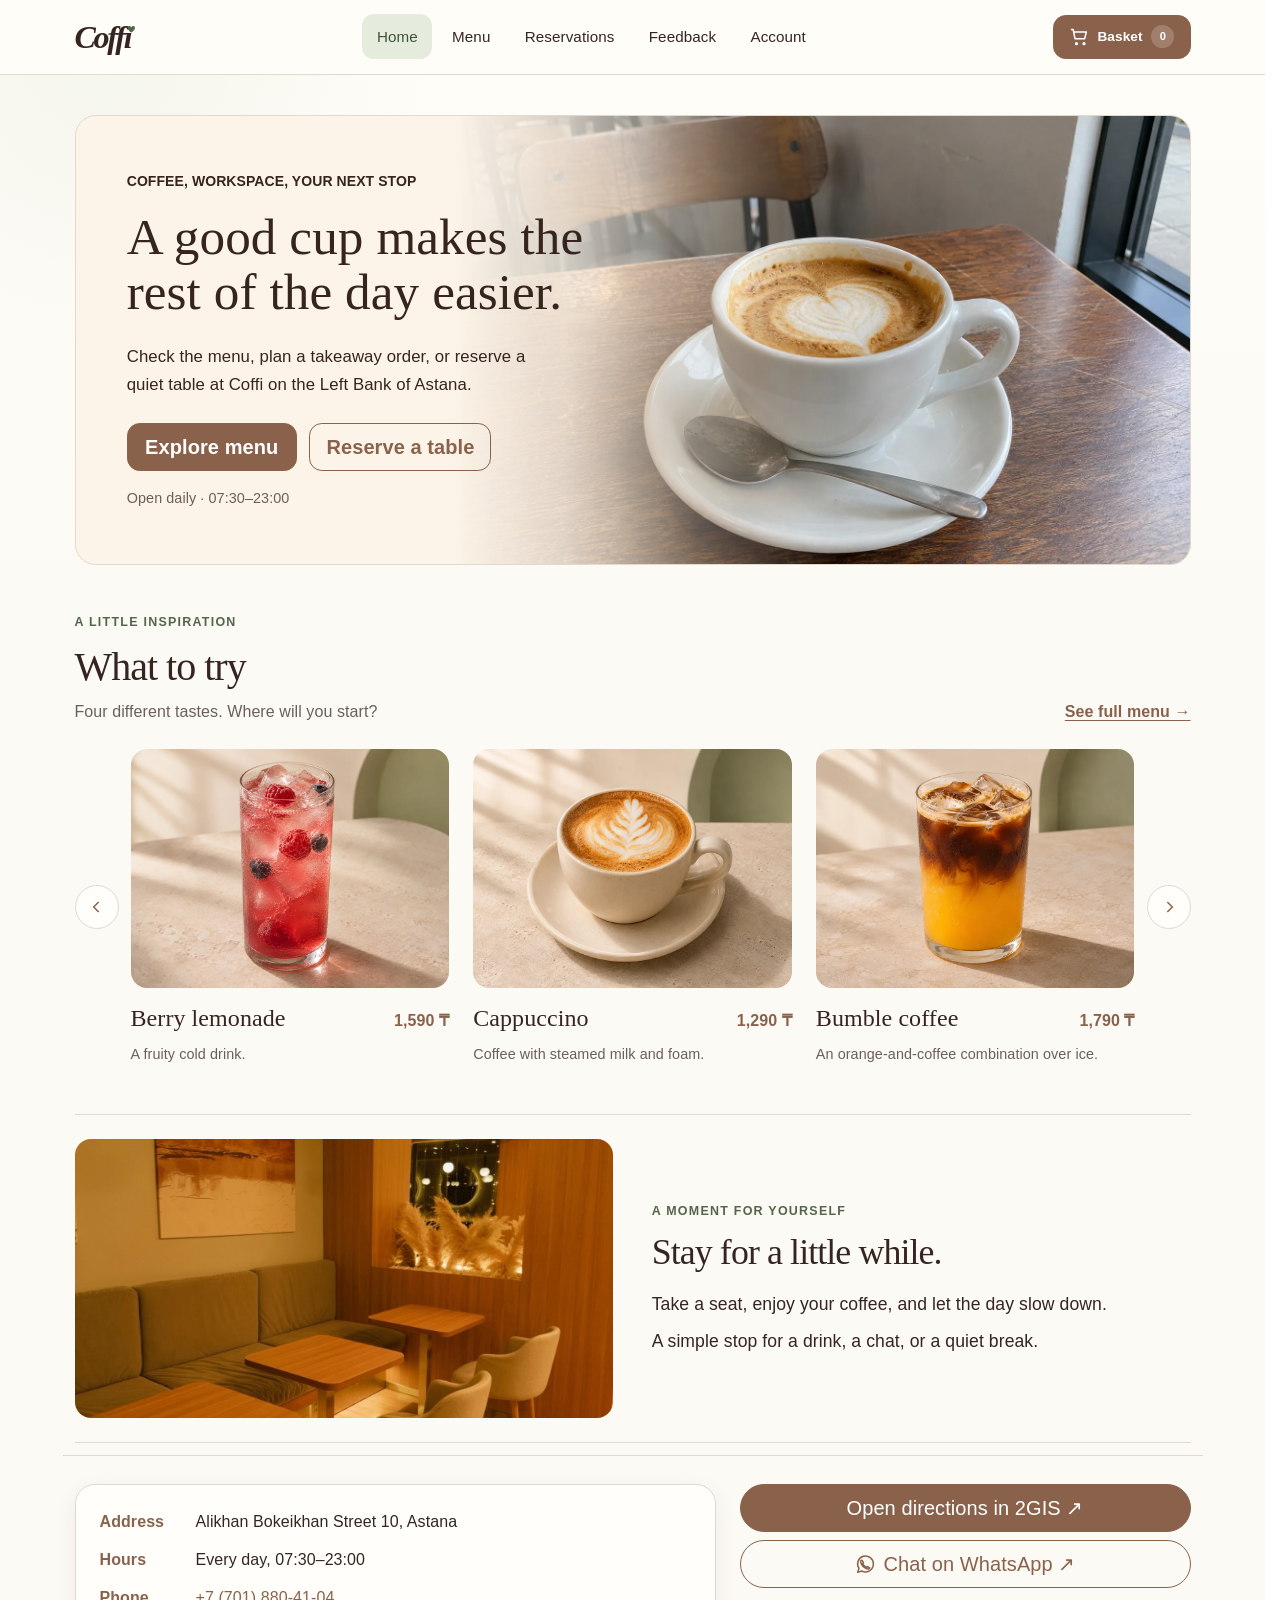
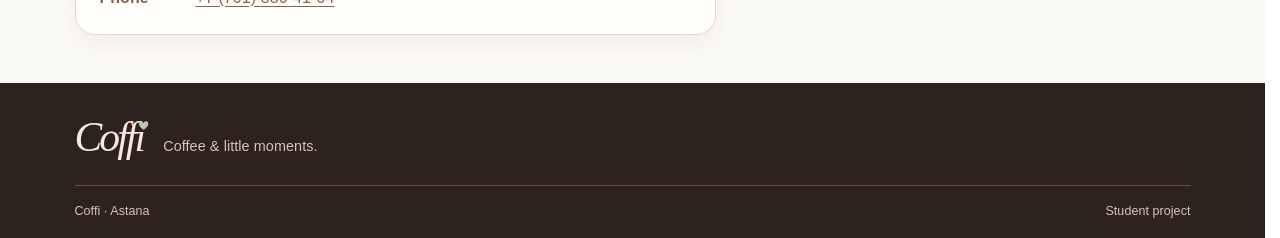
<file: index.html>
<!doctype html>
<html lang="en">
  <head>
    <meta charset="UTF-8" />
    <meta name="viewport" content="width=device-width, initial-scale=1.0" />
    <meta
      name="description"
      content="Welcome to Coffi, a cozy neighborhood coffee shop on Alikhan Bokeikhan Street 10 in Astana, serving artisan espresso and fresh pastries."
    />
    <meta name="author" content="Samrat Zhasulan" />
    <title>Coffi Coffee Shop Astana - Neighborhood Specialty Coffee</title>
    <!-- Bootstrap 5.3.8 via CDN. -->
    <link
      href="https://cdn.jsdelivr.net/npm/bootstrap@5.3.8/dist/css/bootstrap.min.css"
      rel="stylesheet"
    />
    <link rel="stylesheet" href="css/bootstrap-custom.css" />
  </head>
  <body id="top" class="home-page">
    <header class="site-header">
      <nav class="navbar navbar-expand-lg" aria-label="Primary navigation">
        <div class="container header-container">
          <a class="navbar-brand brand-wordmark fw-bold" href="index.html" aria-label="Coffi"><span aria-hidden="true">Coff<span class="brand-i">ı<svg viewBox="0 0 24 24" aria-hidden="true"><path d="M12 21S2 15 2 8a5 5 0 0 1 10-1A5 5 0 0 1 22 8c0 7-10 13-10 13Z"/></svg></span></span></a>
          <div class="collapse navbar-collapse" id="siteNav">
            <ul class="navbar-nav mx-auto"><li class="nav-item"><a class="nav-link active" aria-current="page" href="index.html">Home</a></li>
<li class="nav-item"><a class="nav-link" href="menu.html">Menu</a></li>
<li class="nav-item"><a class="nav-link" href="booking.html">Reservations</a></li>
<li class="nav-item"><a class="nav-link" href="feedback.html">Feedback</a></li>
<li class="nav-item"><a class="nav-link" href="account.html">Account</a></li>
</ul>
          </div>
          <div class="header-actions">
            <a href="menu.html?basket=1" class="basket-button" aria-label="Open your basket" title="Your basket">
              <svg viewBox="0 0 24 24" fill="none" stroke="currentColor" stroke-width="1.8" stroke-linecap="round" stroke-linejoin="round" aria-hidden="true" focusable="false"><path d="M3 3h2l2.2 11h11.6l2-8H6"/><circle cx="9" cy="20" r="1"/><circle cx="18" cy="20" r="1"/></svg><span class="basket-label">Basket</span><span class="basket-count" data-basket-count aria-hidden="true">0</span>
            </a>
            <button class="navbar-toggler" type="button" data-bs-toggle="collapse" data-bs-target="#siteNav" aria-controls="siteNav" aria-expanded="false" aria-label="Toggle navigation"><span class="navbar-toggler-icon"></span></button>
          </div>
        </div>
      </nav>
    </header>
    <!-- Container limits line length on wide screens. -->
    <main class="site-main container py-5">
      <section class="hero-panel home-hero mb-5" aria-labelledby="home-title">
        <div class="hero-copy">
          <p class="small text-uppercase fw-semibold mb-3">Coffee, workspace, your next stop</p>
          <h1 id="home-title">A good cup makes the rest of the day easier.</h1>
          <p class="lead mb-0">Check the menu, plan a takeaway order, or reserve a quiet table at Coffi on the Left Bank of Astana.</p>
          <div class="hero-actions" aria-label="Main actions">
            <a class="btn btn-primary btn-lg" href="menu.html">Explore menu</a>
            <a class="btn btn-outline-dark btn-lg" href="booking.html">Reserve a table</a>
          </div>
          <p class="hero-hours mb-0">Open daily · 07:30–23:00</p>
        </div>
      </section>
      <section class="home-suggestions mb-5" aria-labelledby="suggestions-title">
        <div class="d-flex flex-wrap align-items-end justify-content-between gap-3 mb-4">
          <div><p class="section-eyebrow">A little inspiration</p><h2 id="suggestions-title" class="display-6 mb-2">What to try</h2><p class="text-body-secondary mb-0">Four different tastes. Where will you start?</p></div>
          <a href="menu.html" class="fw-semibold">See full menu →</a>
        </div>
        <div class="recommendation-browser" role="region" aria-roledescription="carousel" aria-label="Recommended drinks">
          <button id="drinks-prev" class="review-arrow" type="button" aria-label="Previous drink" aria-controls="home-recommendations"><svg viewBox="0 0 24 24" fill="none" stroke="currentColor" stroke-width="1.8" aria-hidden="true"><path d="m14 6-6 6 6 6"/></svg></button>
          <div id="home-recommendations" class="home-recommendations"></div>
          <button id="drinks-next" class="review-arrow" type="button" aria-label="Next drink" aria-controls="home-recommendations"><svg viewBox="0 0 24 24" fill="none" stroke="currentColor" stroke-width="1.8" aria-hidden="true"><path d="m10 6 6 6-6 6"/></svg></button>
        </div>
      </section>
      <section class="cafe-story home-atmosphere" aria-labelledby="atmosphere-title">
        <img src="images/coffi-interior-2gis.jpg" alt="Coffi seating area with an upholstered bench, wooden tables and warm lighting" width="656" height="340" loading="lazy" />
        <div class="atmosphere-copy">
          <p class="atmosphere-eyebrow">A moment for yourself</p>
          <h2 id="atmosphere-title">Stay for a little while.</h2>
          <p>Take a seat, enjoy your coffee, and let the day slow down.</p>
          <p>A simple stop for a drink, a chat, or a quiet break.</p>
        </div>
      </section>
      <section
        id="visiting-hours"
        class="row g-4 border-top pt-5 mt-5"
      >
        <div class="col-12 col-lg-7">
          <div class="visit-card p-4">
            <dl class="visit-details mb-0">
              <dt>Address</dt>
              <dd>Alikhan Bokeikhan Street 10, Astana</dd>
              <dt>Hours</dt>
              <dd>Every day, 07:30–23:00</dd>
              <dt>Phone</dt>
              <dd>
                <a href="tel:+77018804104">+7 (701) 880-41-04</a>
              </dd>
            </dl>
          </div>
        </div>
        <div
          class="col-12 col-lg-5 d-flex flex-column justify-content-start gap-2"
        >
          <a
            class="btn btn-primary btn-lg rounded-pill"
            href="https://2gis.kz/astana/geo/70000001093393499"
            target="_blank"
            rel="noopener noreferrer"
            >Open directions in 2GIS ↗</a
          >
          <a class="btn btn-outline-dark btn-lg rounded-pill d-inline-flex align-items-center justify-content-center gap-2"
             href="https://wa.me/77018804104" target="_blank" rel="noopener noreferrer">
            <svg width="21" height="21" viewBox="0 0 24 24" fill="none" stroke="currentColor" stroke-width="1.7" stroke-linecap="round" stroke-linejoin="round" aria-hidden="true" focusable="false">
              <path d="M21 11.5a9 9 0 0 1-13.4 7.9L3 21l1.6-4.6A9 9 0 1 1 21 11.5Z"/>
              <path d="m8.2 7.2 1.5 2.7-1 1a9 9 0 0 0 4.4 4.4l1-1 2.7 1.5c-.4 1.3-1.4 1.7-2.7 1.3-4.1-1.2-6.4-3.5-7.6-7.6-.4-1.3 0-2.3 1.7-2.3Z"/>
            </svg>
            Chat on WhatsApp ↗
          </a>
        </div>
      </section>
    </main>
<script src="https://cdn.jsdelivr.net/npm/bootstrap@5.3.8/dist/js/bootstrap.bundle.min.js" defer></script>
    <footer class="site-footer">
      <div class="container">
        <div class="footer-brand"><span class="brand-wordmark" aria-label="Coffi"><span aria-hidden="true">Coff<span class="brand-i">ı<svg viewBox="0 0 24 24" aria-hidden="true"><path d="M12 21S2 15 2 8a5 5 0 0 1 10-1A5 5 0 0 1 22 8c0 7-10 13-10 13Z"/></svg></span></span></span><p>Coffee &amp; little moments.</p></div>
        <div class="footer-bottom"><span>Coffi · Astana</span><span>Student project</span></div>
      </div>
    </footer>
    <script src="js/main.js" defer></script>
  </body>
</html>
</file>
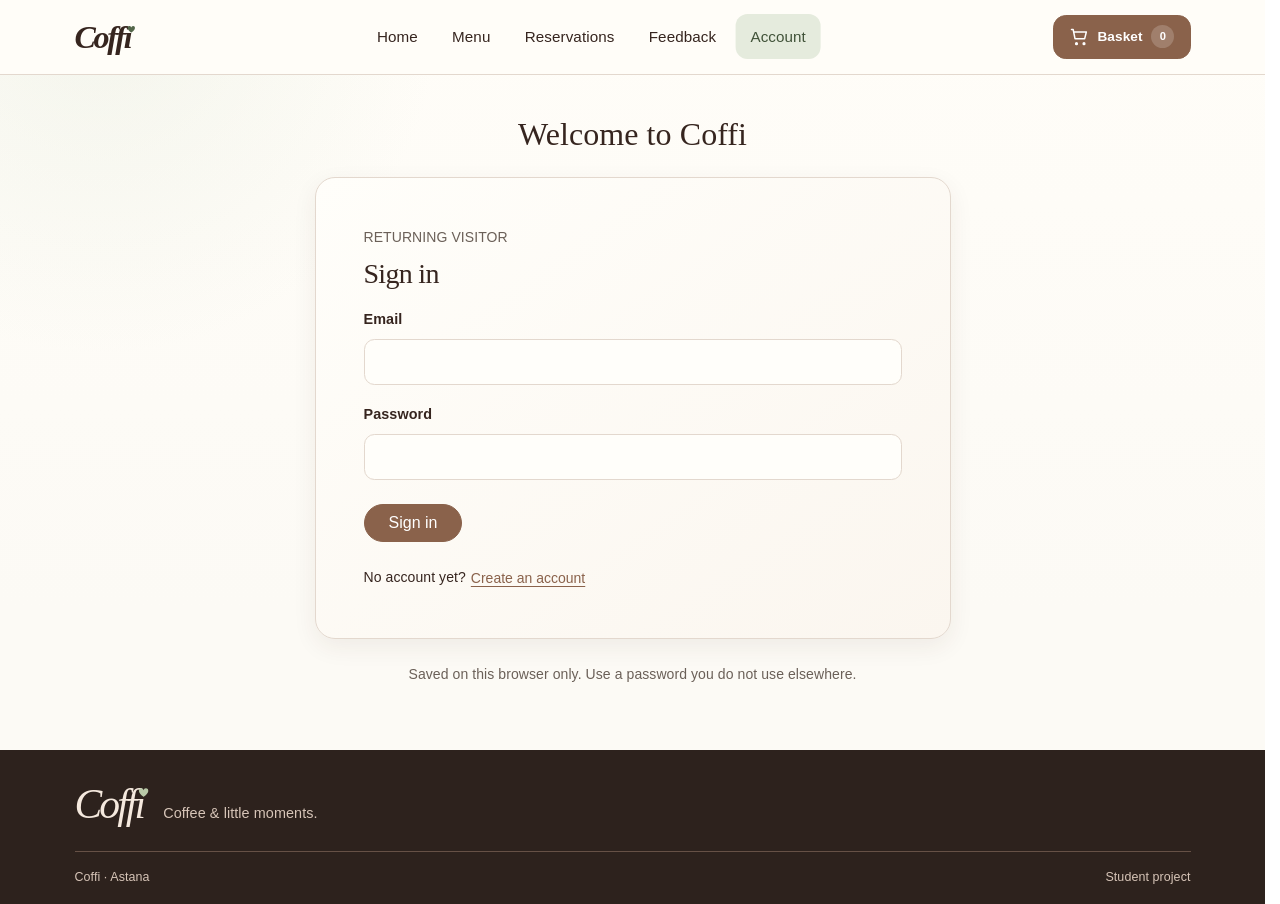
<file: account.html>
<!doctype html>
<html lang="en">
  <head>
    <meta charset="UTF-8" />
    <meta name="viewport" content="width=device-width, initial-scale=1.0" />
    <meta
      name="description"
      content="Create and use a browser-only demonstration account for the Coffi student project."
    />
    <meta name="author" content="Zhaksylyk Adilet" />
    <title>Account - Coffi Coffee Shop</title>
    <link
      href="https://cdn.jsdelivr.net/npm/bootstrap@5.3.8/dist/css/bootstrap.min.css"
      rel="stylesheet"
    />
    <link rel="stylesheet" href="css/bootstrap-custom.css" />
  </head>
  <body id="top" class="account-page">
    <header class="site-header">
      <nav class="navbar navbar-expand-lg" aria-label="Primary navigation">
        <div class="container header-container">
          <a class="navbar-brand brand-wordmark fw-bold" href="index.html" aria-label="Coffi"><span aria-hidden="true">Coff<span class="brand-i">ı<svg viewBox="0 0 24 24" aria-hidden="true"><path d="M12 21S2 15 2 8a5 5 0 0 1 10-1A5 5 0 0 1 22 8c0 7-10 13-10 13Z"/></svg></span></span></a>
          <div class="collapse navbar-collapse" id="siteNav">
            <ul class="navbar-nav mx-auto"><li class="nav-item"><a class="nav-link" href="index.html">Home</a></li>
<li class="nav-item"><a class="nav-link" href="menu.html">Menu</a></li>
<li class="nav-item"><a class="nav-link" href="booking.html">Reservations</a></li>
<li class="nav-item"><a class="nav-link" href="feedback.html">Feedback</a></li>
<li class="nav-item"><a class="nav-link active" aria-current="page" href="account.html">Account</a></li>
</ul>
          </div>
          <div class="header-actions">
            <a href="menu.html?basket=1" class="basket-button" aria-label="Open your basket" title="Your basket">
              <svg viewBox="0 0 24 24" fill="none" stroke="currentColor" stroke-width="1.8" stroke-linecap="round" stroke-linejoin="round" aria-hidden="true" focusable="false"><path d="M3 3h2l2.2 11h11.6l2-8H6"/><circle cx="9" cy="20" r="1"/><circle cx="18" cy="20" r="1"/></svg><span class="basket-label">Basket</span><span class="basket-count" data-basket-count aria-hidden="true">0</span>
            </a>
            <button class="navbar-toggler" type="button" data-bs-toggle="collapse" data-bs-target="#siteNav" aria-controls="siteNav" aria-expanded="false" aria-label="Toggle navigation"><span class="navbar-toggler-icon"></span></button>
          </div>
        </div>
      </nav>
    </header>

    <main class="site-main container py-5">
<h1 id="account-title" class="h2 text-center mb-4">Welcome to Coffi</h1>

      <section id="account-session" class="action-card p-4 mb-4 is-hidden" aria-live="polite">
        <div class="d-flex flex-wrap justify-content-between align-items-center gap-3">
          <div>
            <p class="small text-uppercase text-body-secondary mb-1">Signed in</p>
            <h2 id="account-session-name" class="h4 mb-1"></h2>
            <p id="account-session-email" class="mb-0 text-body-secondary"></p>
          </div>
          <button id="account-logout" class="btn btn-outline-dark rounded-pill px-4" type="button">
            Sign out
          </button>
        </div>
      </section>

      <div class="row g-4">
        <section id="register-panel" class="col-12 is-hidden" aria-labelledby="register-title">
          <div class="action-card h-100 p-4 p-md-5">
            <p class="small text-uppercase text-body-secondary mb-2">New visitor</p>
            <h2 id="register-title" class="h3 mb-3">Create an account</h2>
            <form id="register-form" class="row g-3" novalidate>
              <div class="col-12">
                <label class="form-label" for="register-name">Full name</label>
                <input
                  class="form-control"
                  id="register-name"
                  name="name"
                  type="text"
                  autocomplete="name"
                  maxlength="60"
                  required
                />
              </div>
              <div class="col-12 col-md-6">
                <label class="form-label" for="register-email">Email</label>
                <input
                  class="form-control"
                  id="register-email"
                  name="email"
                  type="email"
                  autocomplete="email"
                  maxlength="100"
                  required
                />
              </div>
              <div class="col-12 col-md-6">
                <label class="form-label" for="register-phone">Kazakhstan phone number</label>
                <input
                  class="form-control"
                  id="register-phone"
                  name="phone"
                  type="tel"
                  autocomplete="tel"
                  inputmode="tel"
                  maxlength="18"
                  placeholder="+7 (701) 123-45-67"
                  aria-describedby="phone-help"
                  required
                />
                <small id="phone-help" class="form-text">
                  The first digit becomes +7; spacing is added automatically.
                </small>
              </div>
              <div class="col-12 col-md-6">
                <label class="form-label" for="register-password">Password</label>
                <input
                  class="form-control"
                  id="register-password"
                  name="password"
                  type="password"
                  autocomplete="new-password"
                  minlength="8"
                  aria-describedby="password-help"
                  required
                />
                <small id="password-help" class="form-text">At least 8 characters, including uppercase and lowercase English letters and a number.</small>
              </div>
              <div class="col-12 col-md-6">
                <label class="form-label" for="register-confirm">Confirm password</label>
                <input
                  class="form-control"
                  id="register-confirm"
                  name="confirm_password"
                  type="password"
                  autocomplete="new-password"
                  minlength="8"
                  required
                />
              </div>
              <div class="col-12 pt-2">
                <button class="btn btn-primary rounded-pill px-4" type="submit">Create account</button>
              </div>
              <div
                id="register-status"
                class="state-message is-hidden p-3 rounded-3"
                role="status"
                aria-live="polite"
              ></div>
            </form>
            <p class="small mt-4 mb-0">Already have an account? <button id="show-login" type="button" class="btn btn-link btn-sm p-0">Sign in</button></p>
          </div>
        </section>

        <section id="login-panel" class="col-12" aria-labelledby="login-title">
          <div class="action-card h-100 p-4 p-md-5">
            <p class="small text-uppercase text-body-secondary mb-2">Returning visitor</p>
            <h2 id="login-title" class="h3 mb-3">Sign in</h2>
            <form id="login-form" class="row g-3" novalidate>
              <div class="col-12">
                <label class="form-label" for="login-email">Email</label>
                <input
                  class="form-control"
                  id="login-email"
                  name="email"
                  type="email"
                  autocomplete="email"
                  required
                />
              </div>
              <div class="col-12">
                <label class="form-label" for="login-password">Password</label>
                <input
                  class="form-control"
                  id="login-password"
                  name="password"
                  type="password"
                  autocomplete="current-password"
                  required
                />
              </div>
              <div class="col-12 pt-2">
                <button class="btn btn-primary rounded-pill px-4" type="submit">Sign in</button>
              </div>
              <div
                id="login-status"
                class="state-message is-hidden p-3 rounded-3"
                role="status"
                aria-live="polite"
              ></div>
            </form>
            <p class="small mt-4 mb-0">No account yet? <button id="show-register" type="button" class="btn btn-link btn-sm p-0">Create an account</button></p>
          </div>
        </section>
      </div>
      <p class="small text-body-secondary text-center mt-4">Saved on this browser only. Use a password you do not use elsewhere.</p>
      <section id="orders" class="is-hidden mt-5 border-top pt-4" aria-labelledby="orders-title">
      <div class="d-flex flex-wrap justify-content-between align-items-center gap-3 mb-3">
        <h2 id="orders-title" class="h3 mb-0">My orders</h2>
        <a class="btn btn-primary rounded-pill" href="menu.html">Browse menu</a>
      </div>
      <p class="text-body-secondary">Orders saved on this browser. Contact Coffi to confirm your order.</p>
      <p id="orders-status" class="state-message is-hidden p-3 rounded-3" role="status"></p>
      <p id="orders-empty" class="state-message p-3 rounded-3">No saved orders yet. Choose drinks from the menu to get started.</p>
      <div id="orders-list" class="d-grid gap-3"></div>
      </section>
    </main>

<script src="https://cdn.jsdelivr.net/npm/bootstrap@5.3.8/dist/js/bootstrap.bundle.min.js" defer></script>
    <footer class="site-footer">
      <div class="container">
        <div class="footer-brand"><span class="brand-wordmark" aria-label="Coffi"><span aria-hidden="true">Coff<span class="brand-i">ı<svg viewBox="0 0 24 24" aria-hidden="true"><path d="M12 21S2 15 2 8a5 5 0 0 1 10-1A5 5 0 0 1 22 8c0 7-10 13-10 13Z"/></svg></span></span></span><p>Coffee &amp; little moments.</p></div>
        <div class="footer-bottom"><span>Coffi · Astana</span><span>Student project</span></div>
      </div>
    </footer>
    <script src="js/main.js" defer></script>
    <script src="js/orders.js" defer></script>
    <script src="js/account.js" defer></script>
  </body>
</html>
</file>
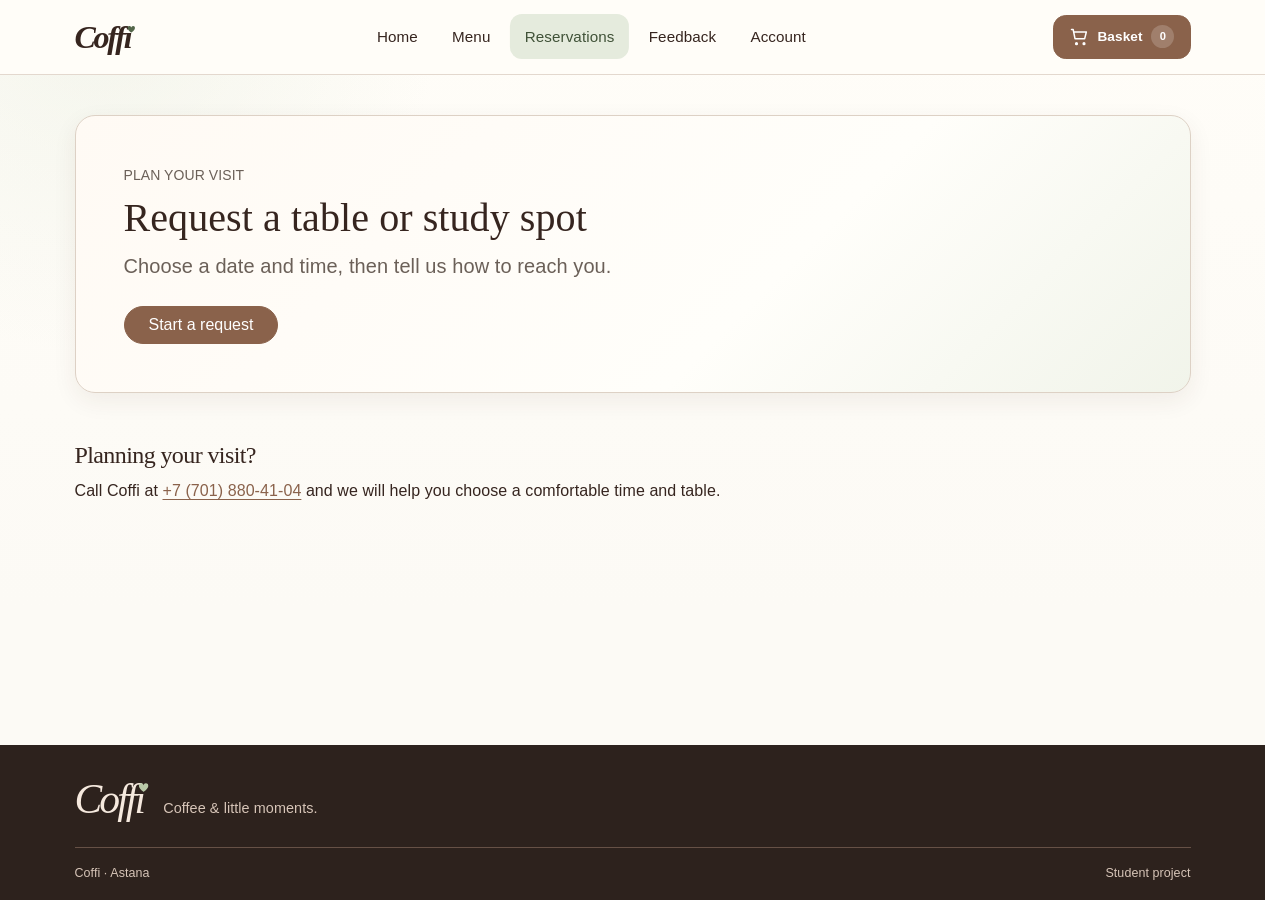
<file: booking.html>
<!doctype html>
<html lang="en">
  <head>
    <meta charset="UTF-8" />
    <meta name="viewport" content="width=device-width, initial-scale=1.0" />
    <meta
      name="description"
      content="Reserve a table or dedicated quiet study desk at Coffi on Alikhan Bokeikhan Street 10 in Astana."
    />
    <meta name="author" content="Zhaksylyk Adilet" />
    <title>Table &amp; Workspace Reservation - Coffi Coffee Shop</title>
    <!-- Bootstrap 5.3.8 via CDN. -->
    <link
      href="https://cdn.jsdelivr.net/npm/bootstrap@5.3.8/dist/css/bootstrap.min.css"
      rel="stylesheet"
    />
    <link rel="stylesheet" href="css/bootstrap-custom.css" />
  </head>
  <body id="top" class="booking-page">
    <header class="site-header">
      <nav class="navbar navbar-expand-lg" aria-label="Primary navigation">
        <div class="container header-container">
          <a class="navbar-brand brand-wordmark fw-bold" href="index.html" aria-label="Coffi"><span aria-hidden="true">Coff<span class="brand-i">ı<svg viewBox="0 0 24 24" aria-hidden="true"><path d="M12 21S2 15 2 8a5 5 0 0 1 10-1A5 5 0 0 1 22 8c0 7-10 13-10 13Z"/></svg></span></span></a>
          <div class="collapse navbar-collapse" id="siteNav">
            <ul class="navbar-nav mx-auto"><li class="nav-item"><a class="nav-link" href="index.html">Home</a></li>
<li class="nav-item"><a class="nav-link" href="menu.html">Menu</a></li>
<li class="nav-item"><a class="nav-link active" aria-current="page" href="booking.html">Reservations</a></li>
<li class="nav-item"><a class="nav-link" href="feedback.html">Feedback</a></li>
<li class="nav-item"><a class="nav-link" href="account.html">Account</a></li>
</ul>
          </div>
          <div class="header-actions">
            <a href="menu.html?basket=1" class="basket-button" aria-label="Open your basket" title="Your basket">
              <svg viewBox="0 0 24 24" fill="none" stroke="currentColor" stroke-width="1.8" stroke-linecap="round" stroke-linejoin="round" aria-hidden="true" focusable="false"><path d="M3 3h2l2.2 11h11.6l2-8H6"/><circle cx="9" cy="20" r="1"/><circle cx="18" cy="20" r="1"/></svg><span class="basket-label">Basket</span><span class="basket-count" data-basket-count aria-hidden="true">0</span>
            </a>
            <button class="navbar-toggler" type="button" data-bs-toggle="collapse" data-bs-target="#siteNav" aria-controls="siteNav" aria-expanded="false" aria-label="Toggle navigation"><span class="navbar-toggler-icon"></span></button>
          </div>
        </div>
      </nav>
    </header>
    <!-- Container limits line length on wide screens. -->
    <main class="site-main container py-5">
      <section class="visit-card p-4 p-md-5 mb-5">
        <p class="small text-uppercase text-body-secondary mb-2">Plan your visit</p>
        <h1 class="display-6">Request a table or study spot</h1>
        <p class="lead text-body-secondary mb-4">
          Choose a date and time, then tell us how to reach you.
        </p>
        <div class="d-flex flex-wrap gap-2">
          <button
            id="booking-toggle"
            class="btn btn-primary rounded-pill px-4"
            type="button"
            data-bs-toggle="collapse"
            data-bs-target="#booking-panel"
            aria-expanded="false"
            aria-controls="booking-panel"
          >
            Start a request
          </button>

        </div>
      </section>
      <section id="booking-panel" class="collapse mb-5">
        <div class="action-card p-4 p-md-5">
          <p class="small text-uppercase text-body-secondary mb-2">Reservation request</p>
          <h2 class="h3 mb-2">When are you planning to visit?</h2>

          <form id="booking-form" class="row g-3" method="post" action="#booking-status">
            <div class="form-field col-12 col-md-4 mb-0">
              <label class="form-label" for="book-date">Date</label>
              <input class="form-control" type="date" id="book-date" name="book_date" required />
            </div>
            <div class="form-field col-12 col-md-4 mb-0">
              <label class="form-label" for="book-time">Time</label>
              <input class="form-control" type="time" id="book-time" name="book_time" min="07:30" max="23:00" required />
              <small class="form-text">Coffi is listed as open daily from 07:30 to 23:00. Call to check availability.</small>
            </div>
            <div class="form-field col-12 col-md-4 mb-0">
              <label class="form-label" for="book-guests">Number of guests</label>
              <input class="form-control" type="number" id="book-guests" name="book_guests" min="1" step="1" placeholder="2" required />
            </div>
            <div class="form-field col-12 col-md-6 mb-0">
              <label class="form-label" for="book-name">Your name</label>
              <input class="form-control" type="text" id="book-name" name="book_name" autocomplete="name" minlength="2" required />
            </div>
            <div class="form-field col-12 col-md-6 mb-0">
              <label class="form-label" for="book-phone">Phone number</label>
              <input class="form-control" type="tel" id="book-phone" name="book_phone" autocomplete="tel" inputmode="tel" maxlength="18" placeholder="+7 (701) 123-45-67" required />
              <small class="form-text">The first digit becomes +7; spacing is added automatically.</small>
            </div>
            <div class="form-field col-12 col-md-6 mb-0">
              <label class="form-label" for="book-zone">Seating preference <span class="text-body-secondary">(optional)</span></label>
              <select class="form-select" id="book-zone" name="zone_preference">
                <option value="any" selected>No preference</option>
                <option value="quiet">Quiet area</option>
                <option value="window">Near a window</option>
              </select>
              <small class="form-text">A preference only; seating depends on availability.</small>
            </div>
            <div class="form-field col-12 mb-0">
              <label class="form-label" for="book-notes">Anything else? <span class="text-body-secondary">(optional)</span></label>
              <textarea class="form-control" id="book-notes" name="book_notes" rows="3" maxlength="300" placeholder="Add a short note"></textarea>
            </div>
            <div class="col-12 d-flex flex-wrap align-items-center gap-3 pt-2">
              <button class="btn btn-primary rounded-pill px-4" type="submit">
                Show request summary
              </button>
              <button
                class="btn btn-outline-dark rounded-pill px-4"
                type="button"
                data-bs-toggle="collapse"
                data-bs-target="#booking-panel"
                aria-controls="booking-panel"
              >
                Close form
              </button>
            </div>
            <div id="booking-status" class="state-message is-hidden p-3 rounded-3" role="status" aria-live="polite"></div>
          </form>
        </div>
      </section>
      <section class="content-section">
        <h2 class="h4">Planning your visit?</h2>
        <p class="mb-0">
          Call Coffi at <a href="tel:+77018804104">+7 (701) 880-41-04</a> and we will help you choose
          a comfortable time and table.
        </p>
      </section>
    </main>
<script src="https://cdn.jsdelivr.net/npm/bootstrap@5.3.8/dist/js/bootstrap.bundle.min.js" defer></script>
    <footer class="site-footer">
      <div class="container">
        <div class="footer-brand"><span class="brand-wordmark" aria-label="Coffi"><span aria-hidden="true">Coff<span class="brand-i">ı<svg viewBox="0 0 24 24" aria-hidden="true"><path d="M12 21S2 15 2 8a5 5 0 0 1 10-1A5 5 0 0 1 22 8c0 7-10 13-10 13Z"/></svg></span></span></span><p>Coffee &amp; little moments.</p></div>
        <div class="footer-bottom"><span>Coffi · Astana</span><span>Student project</span></div>
      </div>
    </footer>
    <script src="js/main.js" defer></script>
    <script src="js/booking.js?v=20261113" defer></script>
  </body>
</html>
</file>
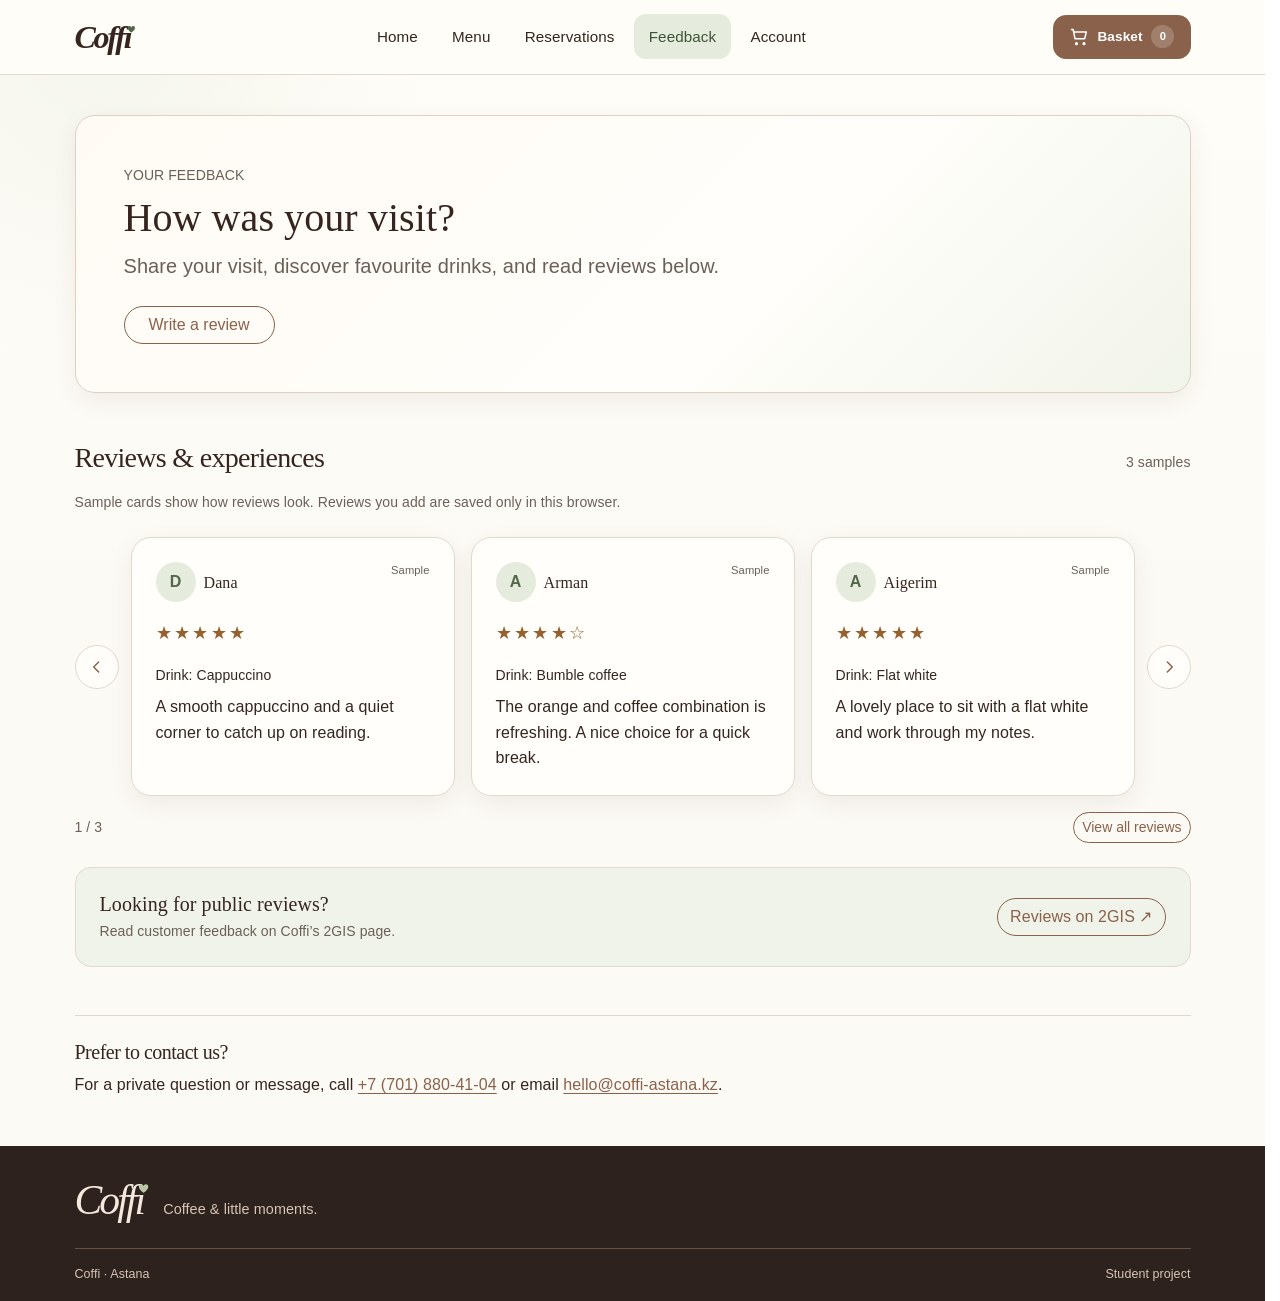
<file: feedback.html>
<!doctype html>
<html lang="en">
  <head>
    <meta charset="UTF-8" />
    <meta name="viewport" content="width=device-width, initial-scale=1.0" />
    <meta
      name="description"
      content="Share your thoughts and feedback about your coffee and workspace experience at Coffi on Alikhan Bokeikhan Street 10."
    />
    <meta name="author" content="Zhaksylyk Adilet" />
    <title>Guest Reviews &amp; Feedback - Coffi Coffee Shop</title>
    <!-- Bootstrap 5.3.8 via CDN. -->
    <link
      href="https://cdn.jsdelivr.net/npm/bootstrap@5.3.8/dist/css/bootstrap.min.css"
      rel="stylesheet"
    />
    <link rel="stylesheet" href="css/bootstrap-custom.css" />
  </head>
  <body id="top" class="feedback-page">
    <header class="site-header">
      <nav class="navbar navbar-expand-lg" aria-label="Primary navigation">
        <div class="container header-container">
          <a class="navbar-brand brand-wordmark fw-bold" href="index.html" aria-label="Coffi"><span aria-hidden="true">Coff<span class="brand-i">ı<svg viewBox="0 0 24 24" aria-hidden="true"><path d="M12 21S2 15 2 8a5 5 0 0 1 10-1A5 5 0 0 1 22 8c0 7-10 13-10 13Z"/></svg></span></span></a>
          <div class="collapse navbar-collapse" id="siteNav">
            <ul class="navbar-nav mx-auto"><li class="nav-item"><a class="nav-link" href="index.html">Home</a></li>
<li class="nav-item"><a class="nav-link" href="menu.html">Menu</a></li>
<li class="nav-item"><a class="nav-link" href="booking.html">Reservations</a></li>
<li class="nav-item"><a class="nav-link active" aria-current="page" href="feedback.html">Feedback</a></li>
<li class="nav-item"><a class="nav-link" href="account.html">Account</a></li>
</ul>
          </div>
          <div class="header-actions">
            <a href="menu.html?basket=1" class="basket-button" aria-label="Open your basket" title="Your basket">
              <svg viewBox="0 0 24 24" fill="none" stroke="currentColor" stroke-width="1.8" stroke-linecap="round" stroke-linejoin="round" aria-hidden="true" focusable="false"><path d="M3 3h2l2.2 11h11.6l2-8H6"/><circle cx="9" cy="20" r="1"/><circle cx="18" cy="20" r="1"/></svg><span class="basket-label">Basket</span><span class="basket-count" data-basket-count aria-hidden="true">0</span>
            </a>
            <button class="navbar-toggler" type="button" data-bs-toggle="collapse" data-bs-target="#siteNav" aria-controls="siteNav" aria-expanded="false" aria-label="Toggle navigation"><span class="navbar-toggler-icon"></span></button>
          </div>
        </div>
      </nav>
    </header>
    <!-- Container limits line length on wide screens. -->
    <main class="site-main container py-5">
      <section class="visit-card p-4 p-md-5 mb-5">
        <p class="small text-uppercase text-body-secondary mb-2">Your feedback</p>
        <h1 class="display-6">How was your visit?</h1>
        <p class="lead text-body-secondary mb-4">
          Share your visit, discover favourite drinks, and read reviews below.
        </p>
        <div class="d-flex flex-wrap gap-2">

          <button
            class="btn btn-outline-dark rounded-pill px-4"
            type="button"
            data-bs-toggle="collapse"
            data-bs-target="#feedback-panel"
            aria-expanded="false"
            aria-controls="feedback-panel"
          >
            Write a review
          </button>
        </div>
      </section>
      <section id="feedback-panel" class="collapse mb-5">
        <div class="action-card p-4 p-md-5">
          <p class="small text-uppercase text-body-secondary mb-2">Share your experience</p>
          <h2 class="h3 mb-2">Leave a short review</h2>

          <form id="feedback-form" class="row g-3" method="post" action="#feedback-status">
            <div class="form-field col-12 col-md-6 mb-0">
              <label class="form-label" for="rating-score">Your rating</label>
              <select class="form-select" id="rating-score" name="rating_score" required>
                <option value="" selected disabled>Choose a rating</option>
                <option value="5">5 — Loved it</option>
                <option value="4">4 — Very good</option>
                <option value="3">3 — It was okay</option>
                <option value="2">2 — Could be better</option>
                <option value="1">1 — Needs improvement</option>
              </select>
            </div>
            <div class="form-field col-12 col-md-6 mb-0">
              <label class="form-label" for="visit-date">Visit date <span class="text-body-secondary">(optional)</span></label>
              <input class="form-control" type="date" id="visit-date" name="visit_date" />
            </div>
            <div class="form-field col-12 mb-0">
              <label class="form-label" for="review-comments">Your comment</label>
              <textarea class="form-control" id="review-comments" name="review_comments" rows="4" minlength="10" maxlength="240" aria-describedby="comment-counter" placeholder="What did you enjoy, or what could be better?" required></textarea>
              <small id="comment-counter" class="text-body-secondary d-block mt-1" aria-live="polite">0 / 240 characters</small>
            </div>
            <div class="form-field col-12 col-md-6 mb-0">
              <label class="form-label" for="client-name">Display name <span class="text-body-secondary">(optional)</span></label>
              <input class="form-control" type="text" id="client-name" name="client_name" maxlength="40" autocomplete="given-name" placeholder="For example, Dana" />
            </div>
            <div class="form-field col-12 col-md-6 mb-0">
              <label class="form-label" for="favorite-beverage">Drink <span class="text-body-secondary">(optional)</span></label>
              <select class="form-select" id="favorite-beverage" name="favorite_beverage">
                <option value="">Choose a drink</option>
                <option value="Bumble coffee">Bumble coffee</option>
                <option value="Cappuccino">Cappuccino</option>
                <option value="Flat white">Flat white</option>
                <option value="Americano">Americano</option>
                <option value="Other">Other</option>
              </select>
            </div>
            <div class="col-12 d-flex flex-wrap align-items-center gap-3 pt-2">
              <button class="btn btn-primary rounded-pill px-4" type="submit">
                Add review
              </button>
            </div>
            <div id="feedback-status" class="state-message is-hidden p-3 rounded-3" role="status" aria-live="polite"></div>
          </form>
        </div>
      </section>
      <section class="content-section mb-5" aria-labelledby="preview-title">
        <div class="d-flex flex-wrap align-items-baseline justify-content-between gap-2 mb-3">
          <h2 id="preview-title" class="h3 mb-0">Reviews &amp; experiences</h2>
          <p id="review-count" class="small text-body-secondary mb-0"></p>
        </div>
        <p id="review-empty" class="state-message p-3 rounded-3">
          Use “Write a review” above to add a sample. For public customer reviews, open 2GIS.
        </p>
        <p class="small text-body-secondary mb-4">Sample cards show how reviews look. Reviews you add are saved only in this browser.</p>
        <div id="review-browser" class="review-browser" role="region" aria-roledescription="carousel" aria-label="Reviews">
          <button id="reviews-prev" class="review-arrow" type="button" aria-label="Previous review" aria-controls="review-list"><svg viewBox="0 0 24 24" width="20" height="20" fill="none" stroke="currentColor" stroke-width="1.8" stroke-linecap="round" stroke-linejoin="round" aria-hidden="true" focusable="false"><path d="m14 6-6 6 6 6"/></svg></button>
          <div id="review-list" class="row g-3"></div>
          <button id="reviews-next" class="review-arrow" type="button" aria-label="Next review" aria-controls="review-list"><svg viewBox="0 0 24 24" width="20" height="20" fill="none" stroke="currentColor" stroke-width="1.8" stroke-linecap="round" stroke-linejoin="round" aria-hidden="true" focusable="false"><path d="m10 6 6 6-6 6"/></svg></button>
        </div>
        <div class="d-flex align-items-center justify-content-between gap-3 mt-3">
          <p id="reviews-position" class="small text-body-secondary mb-0" role="status" aria-live="polite"></p>
          <button id="reviews-toggle" type="button" class="btn btn-outline-dark btn-sm rounded-pill" aria-expanded="false" aria-controls="review-list">View all reviews</button>
        </div>
        <div class="reviews-external mt-4 p-4 rounded-4 d-flex flex-wrap align-items-center justify-content-between gap-3">
          <div><h3 class="h5 mb-1">Looking for public reviews?</h3><p class="small text-body-secondary mb-0">Read customer feedback on Coffi’s 2GIS page.</p></div>
          <a class="btn btn-outline-dark rounded-pill" href="https://2gis.kz/astana/firm/70000001093393499" target="_blank" rel="noopener noreferrer">Reviews on 2GIS ↗</a>
        </div>
      </section>
      <section class="content-section border-top pt-4">
        <h2 class="h5">Prefer to contact us?</h2>
        <p class="mb-0">
          For a private question or message, call
          <a href="tel:+77018804104">+7 (701) 880-41-04</a>
          or email <a href="mailto:hello@coffi-astana.kz">hello@coffi-astana.kz</a>.
        </p>
      </section>
    </main>
<script src="https://cdn.jsdelivr.net/npm/bootstrap@5.3.8/dist/js/bootstrap.bundle.min.js" defer></script>
    <footer class="site-footer">
      <div class="container">
        <div class="footer-brand"><span class="brand-wordmark" aria-label="Coffi"><span aria-hidden="true">Coff<span class="brand-i">ı<svg viewBox="0 0 24 24" aria-hidden="true"><path d="M12 21S2 15 2 8a5 5 0 0 1 10-1A5 5 0 0 1 22 8c0 7-10 13-10 13Z"/></svg></span></span></span><p>Coffee &amp; little moments.</p></div>
        <div class="footer-bottom"><span>Coffi · Astana</span><span>Student project</span></div>
      </div>
    </footer>
    <script src="https://code.jquery.com/jquery-3.7.1.min.js" defer></script>
    <script src="js/main.js" defer></script>
    <script src="js/feedback.js?v=20261113" defer></script>
  </body>
</html>
</file>
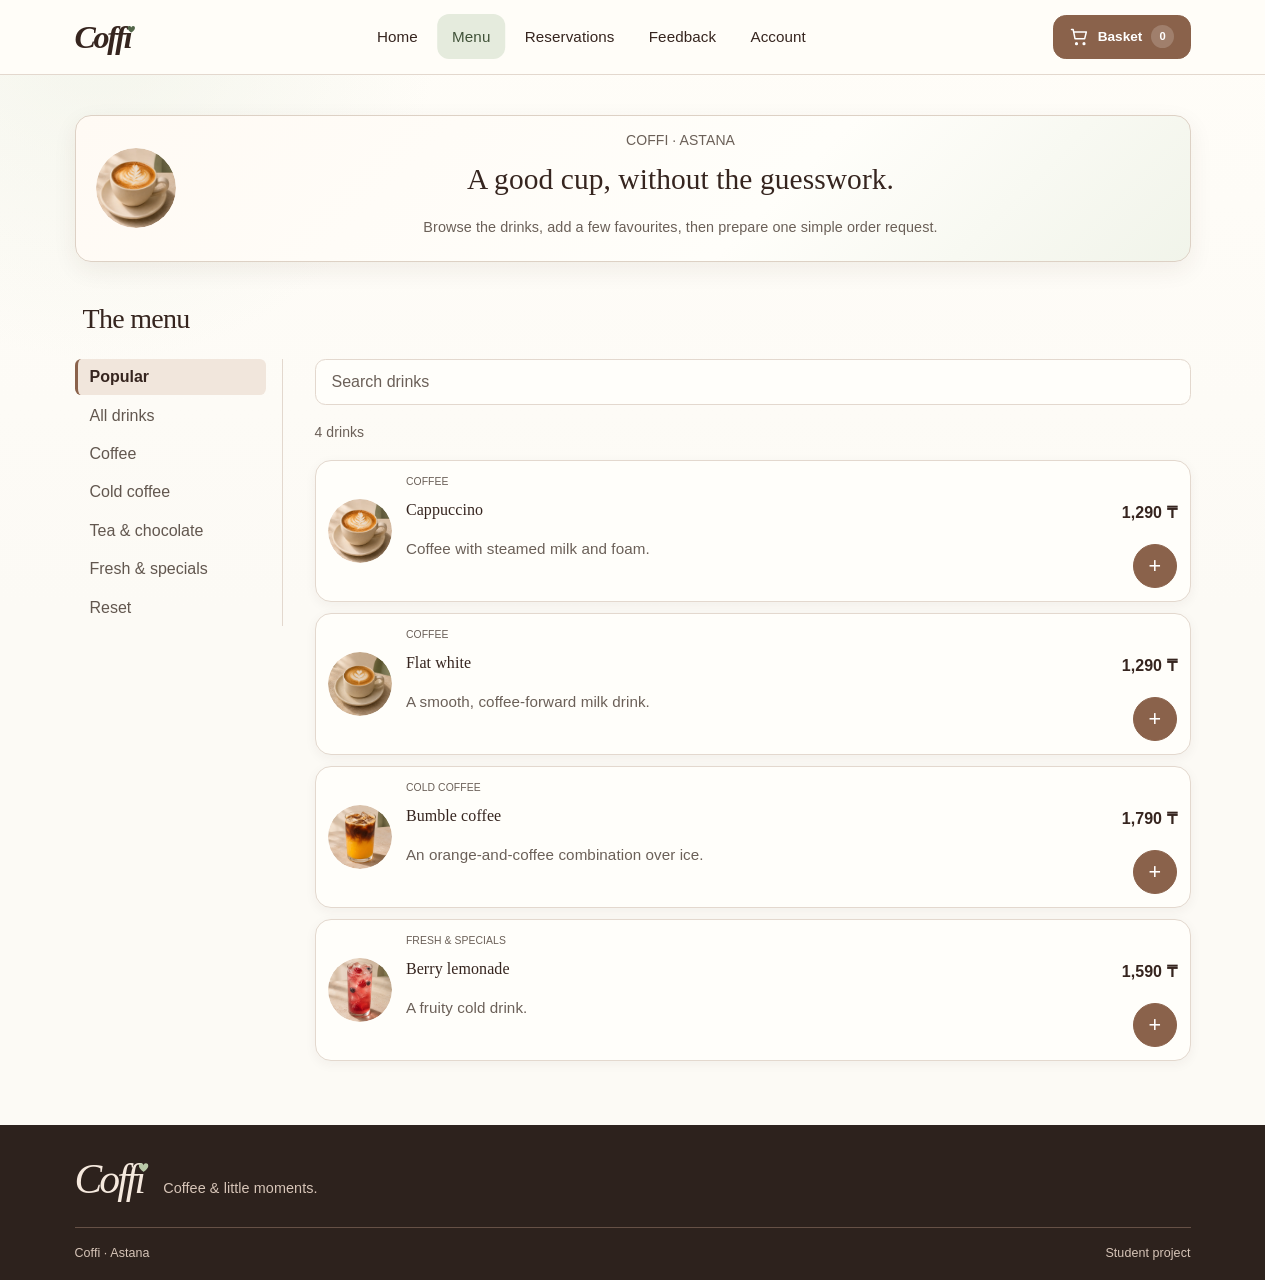
<file: menu.html>
<!doctype html>
<html lang="en">
  <head>
    <meta charset="UTF-8" />
    <meta name="viewport" content="width=device-width, initial-scale=1.0" />
    <meta
      name="description"
      content="Explore selected Coffi drinks and published 2GIS prices: coffee, iced drinks, teas and fruit drinks in Astana."
    />
    <meta name="author" content="Samrat Zhasulan" />
    <title>Menu &amp; Price List - Coffi Coffee Shop Astana</title>
    <!-- Bootstrap 5.3.8 via CDN. -->
    <link
      href="https://cdn.jsdelivr.net/npm/bootstrap@5.3.8/dist/css/bootstrap.min.css"
      rel="stylesheet"
    />
    <link rel="stylesheet" href="css/bootstrap-custom.css" />
  </head>
  <body id="top" class="menu-page">
    <header class="site-header">
      <nav class="navbar navbar-expand-lg" aria-label="Primary navigation">
        <div class="container header-container">
          <a class="navbar-brand brand-wordmark fw-bold" href="index.html" aria-label="Coffi"><span aria-hidden="true">Coff<span class="brand-i">ı<svg viewBox="0 0 24 24" aria-hidden="true"><path d="M12 21S2 15 2 8a5 5 0 0 1 10-1A5 5 0 0 1 22 8c0 7-10 13-10 13Z"/></svg></span></span></a>
          <div class="collapse navbar-collapse" id="siteNav">
            <ul class="navbar-nav mx-auto"><li class="nav-item"><a class="nav-link" href="index.html">Home</a></li>
<li class="nav-item"><a class="nav-link active" aria-current="page" href="menu.html">Menu</a></li>
<li class="nav-item"><a class="nav-link" href="booking.html">Reservations</a></li>
<li class="nav-item"><a class="nav-link" href="feedback.html">Feedback</a></li>
<li class="nav-item"><a class="nav-link" href="account.html">Account</a></li>
</ul>
          </div>
          <div class="header-actions">
            <button id="open-cart" type="button" aria-haspopup="dialog" class="basket-button" aria-label="Open your basket" title="Your basket">
              <svg viewBox="0 0 24 24" fill="none" stroke="currentColor" stroke-width="1.8" stroke-linecap="round" stroke-linejoin="round" aria-hidden="true" focusable="false"><path d="M3 3h2l2.2 11h11.6l2-8H6"/><circle cx="9" cy="20" r="1"/><circle cx="18" cy="20" r="1"/></svg><span class="basket-label">Basket</span><span class="basket-count" data-basket-count aria-hidden="true">0</span>
            </button>
            <button class="navbar-toggler" type="button" data-bs-toggle="collapse" data-bs-target="#siteNav" aria-controls="siteNav" aria-expanded="false" aria-label="Toggle navigation"><span class="navbar-toggler-icon"></span></button>
          </div>
        </div>
      </nav>
    </header>
    <!-- Container limits line length on wide screens. -->
    <main class="site-main container py-5">
      <section id="price-table-section" class="d-grid gap-4">
        <div class="feature-card row g-0 overflow-hidden mb-5">
          <div class="col-lg-5 ratio ratio-16x9">
            <img
              class="w-100 h-100 object-fit-cover"
              src="images/campaign-cappuccino.webp"
              alt="Cappuccino with leaf latte art"
              width="1086"
              height="1448"
            />
          </div>
          <div class="col-lg-7 p-4 p-md-5 d-flex flex-column justify-content-center">
            <p class="small text-uppercase text-body-secondary mb-2">COFFI · ASTANA</p>
            <h1 class="display-6 mb-3">A good cup, without the guesswork.</h1>
            <p class="lead text-body-secondary">Browse the drinks, add a few favourites, then prepare one simple order request.</p>
          </div>
        </div>
        <div class="row g-3 align-items-center mb-4">
          <div class="col-12 col-lg-5">
            <h2 class="h3 mb-1">The menu</h2>
          </div>
          <div class="col-12 col-lg-7">
            <div id="category-nav" class="d-flex flex-wrap gap-2 mb-3" aria-label="Filter drinks by category">
              <button class="btn btn-warning rounded-pill" type="button" data-category="Popular" aria-pressed="true">Popular</button>
              <button class="btn btn-outline-light rounded-pill" type="button" data-category="All drinks" aria-pressed="false">All drinks</button>
              <button class="btn btn-outline-light rounded-pill" type="button" data-category="Coffee" aria-pressed="false">Coffee</button>
              <button class="btn btn-outline-light rounded-pill" type="button" data-category="Cold coffee" aria-pressed="false">Cold coffee</button>
              <button class="btn btn-outline-light rounded-pill" type="button" data-category="Tea &amp; chocolate" aria-pressed="false">Tea &amp; chocolate</button>
              <button class="btn btn-outline-light rounded-pill" type="button" data-category="Fresh &amp; specials" aria-pressed="false">Fresh &amp; specials</button>
              <button id="reset-filters" class="btn btn-outline-light rounded-pill" type="button" aria-label="Reset category and search">Reset</button>
            </div>
            <label class="visually-hidden" for="drink-search">
              Search drinks
              <input id="drink-search" class="form-control form-control-lg" type="search" placeholder="Search drinks" />
            </label>
          </div>
        </div>
        <p id="menu-count" class="small text-body-secondary" aria-live="polite">4 drinks</p>
        <div id="menu-items" class="row g-3"></div>
        <p id="menu-empty" class="state-message is-hidden p-3 rounded-3">No drinks match your search.</p>
        <p id="menu-status" class="state-message is-hidden p-3 rounded-3 mt-3" role="status" aria-live="polite"></p>
      </section>
      <template id="drink-card-template">
        <div class="col-12 col-md-6 col-xl-4">
          <article class="feature-card h-100 overflow-hidden">
            <div class="ratio ratio-4x3 is-hidden" data-image-wrap>
              <img class="w-100 h-100 object-fit-cover" data-drink-image alt="" loading="lazy" width="1086" height="1448" />
            </div>
            <div class="p-3 p-md-4">
              <p class="small text-uppercase text-body-secondary mb-2" data-drink-category></p>
              <h3 class="h5 mb-2" data-drink-name></h3>
              <p class="small text-body-secondary mb-3" data-drink-description></p>
              <p class="fw-semibold mb-0" data-drink-price></p>
              <div class="d-flex gap-2 align-items-center mt-3">
                <button class="btn btn-primary btn-sm rounded-pill d-inline-flex align-items-center justify-content-center" type="button" data-add-drink>Add</button>
              </div>
            </div>
          </article>
        </div>
      </template>
      <template id="cart-item-template">
        <div class="border rounded-4 p-3 d-flex flex-wrap align-items-center justify-content-between gap-3" data-cart-line>
          <div class="flex-grow-1">
            <strong class="d-block" data-cart-name></strong>
            <span class="small text-body-secondary" data-cart-price></span>
          </div>
          <div class="d-flex align-items-center gap-2">
            <button class="btn btn-sm btn-outline-light rounded-pill" type="button" data-cart-action="decrease">−</button>
            <output class="fw-semibold px-1" data-cart-quantity></output>
            <button class="btn btn-sm btn-outline-light rounded-pill" type="button" data-cart-action="increase">+</button>
            <button class="btn btn-sm btn-outline-light rounded-pill" type="button" data-cart-action="remove">Remove</button>
          </div>
        </div>
      </template>
      <div class="offcanvas offcanvas-end basket-panel" id="coffi-cart-modal" tabindex="-1" aria-labelledby="coffi-cart-title" aria-hidden="true">

            <div class="offcanvas-header">
              <h2 class="offcanvas-title h3" id="coffi-cart-title">Your basket</h2>
              <button class="btn-close" type="button" data-bs-dismiss="offcanvas" aria-label="Close basket"></button>
            </div>
            <div class="offcanvas-body">
              <div id="cart-items" class="d-grid gap-2 mb-3"></div>
              <p id="cart-empty" class="state-message p-3 rounded-3">Your basket is empty. Add drinks from the menu to start.</p>
              <div class="d-flex justify-content-between align-items-center border-top border-bottom py-3 mb-3">
                <span id="cart-count" class="text-body-secondary">0 items</span>
                <output id="cart-total" class="fs-4 fw-semibold" aria-live="polite">0 ₸</output>
              </div>
              <button id="clear-cart" class="btn btn-outline-light btn-sm rounded-pill mb-4" type="button">Clear basket</button>
              <h3 class="h5 mt-4 mb-3">Your details</h3>

              <form id="order-form" class="row g-3" method="post" action="#order-status">
                <div class="col-12 col-md-6">
                  <label class="form-label" for="order-service">Visit type</label>
                  <select class="form-select" id="order-service" name="order_service" required>
                    <option value="" disabled>Select a visit type</option>
                    <option value="takeaway" selected>Takeaway</option>
                    <option value="cafe">Eat and drink in the cafe</option>
                  </select>
                </div>
                <div class="col-12 col-md-6">
                  <label class="form-label" for="order-name">Your name</label>
                  <input class="form-control" type="text" id="order-name" name="order_name" autocomplete="name" required />
                </div>
                <div class="col-12 col-md-6">
                  <label class="form-label" for="order-phone">Phone</label>
                  <input class="form-control" type="tel" id="order-phone" name="order_phone" autocomplete="tel" inputmode="tel" maxlength="18" placeholder="+7 (701) 123-45-67" required />
                  <small class="form-text">The first digit becomes +7; spacing is added automatically.</small>
                </div>
                <div class="col-12">
                  <label class="form-label" for="order-notes">Notes or milk preference</label>
                  <textarea class="form-control" id="order-notes" name="order_notes" rows="2" placeholder="For example: oat milk, less sweet"></textarea>
                </div>
                <div class="col-12 d-flex flex-wrap align-items-center gap-3">
                  <button class="btn btn-primary btn-lg rounded-pill px-4" type="submit">Save order</button>
                  <button class="btn btn-outline-light btn-sm rounded-pill px-3" type="reset">Clear details</button>
                </div>
                <div id="order-status" class="state-message is-hidden p-3 rounded-3" role="status" aria-live="polite"></div>
              </form>
            </div>
      </div>
    </main>
    <div class="toast-container order-toast-container p-3">
      <div id="order-saved" class="toast" role="status" aria-live="polite" aria-atomic="true" data-bs-autohide="false">
        <div class="toast-header">
          <strong class="me-auto">Order saved</strong>
          <button type="button" class="btn-close" data-bs-dismiss="toast" aria-label="Close notification"></button>
        </div>
        <div class="toast-body">
          <p id="order-saved-message" class="mb-3">Your order is ready to view in My orders.</p>
          <a id="order-saved-link" class="btn btn-primary btn-sm rounded-pill" href="account.html#orders">View saved order →</a>
        </div>
      </div>
    </div>
<script src="https://cdn.jsdelivr.net/npm/bootstrap@5.3.8/dist/js/bootstrap.bundle.min.js" defer></script>
    <footer class="site-footer">
      <div class="container">
        <div class="footer-brand"><span class="brand-wordmark" aria-label="Coffi"><span aria-hidden="true">Coff<span class="brand-i">ı<svg viewBox="0 0 24 24" aria-hidden="true"><path d="M12 21S2 15 2 8a5 5 0 0 1 10-1A5 5 0 0 1 22 8c0 7-10 13-10 13Z"/></svg></span></span></span><p>Coffee &amp; little moments.</p></div>
        <div class="footer-bottom"><span>Coffi · Astana</span><span>Student project</span></div>
      </div>
    </footer>
    <script src="js/main.js" defer></script>
    <script src="js/orders.js" defer></script>
    <script src="js/menu.js" defer></script>
  </body>
</html>
</file>
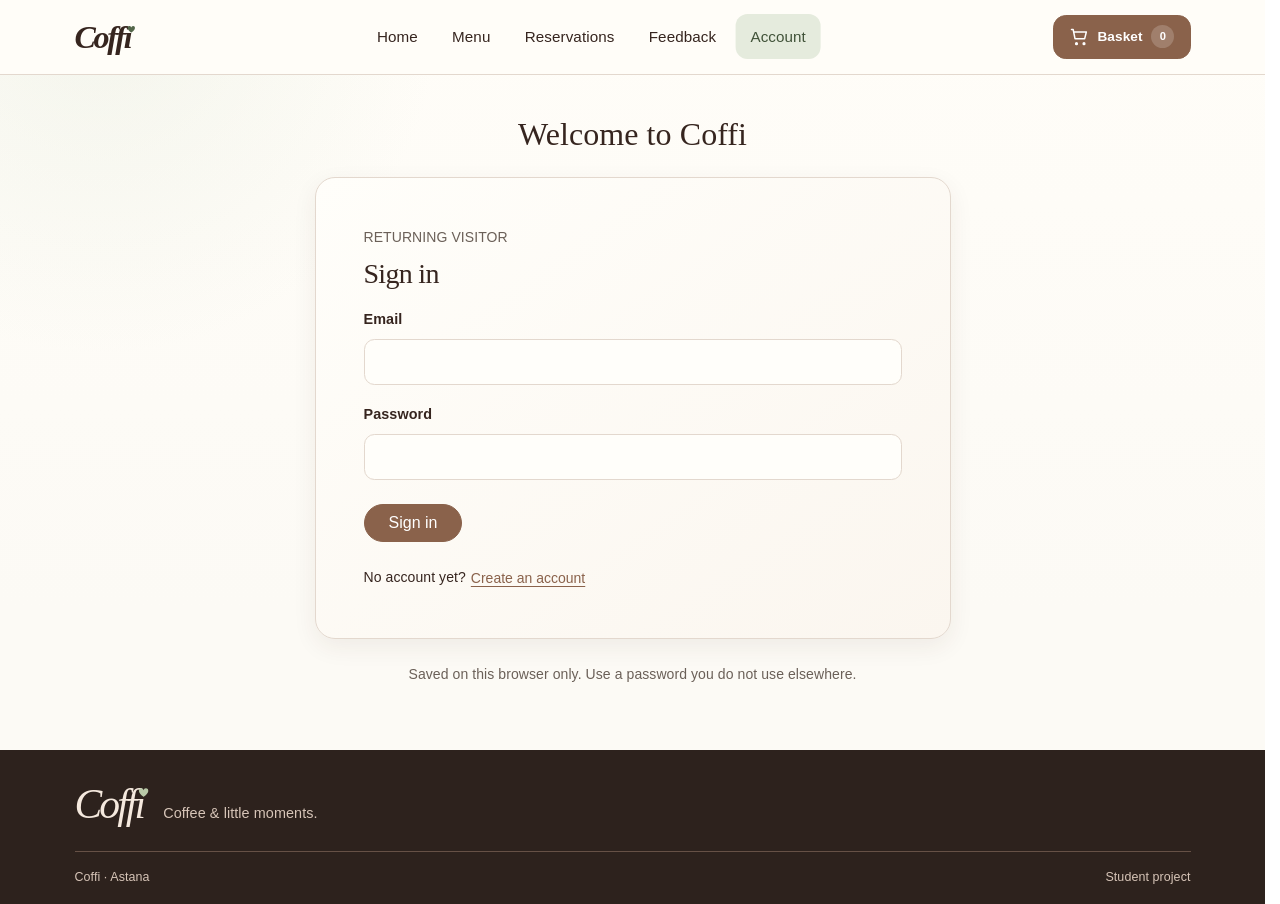
<file: orders.html>
<!doctype html>
<html lang="en"><head><meta charset="utf-8"><meta name="viewport" content="width=device-width, initial-scale=1"><title>My orders — Coffi</title></head>
<body><p>My orders has moved to your account. <a href="account.html#orders">View my orders</a></p>
<script src="js/orders-redirect.js"></script></body></html>
</file>
